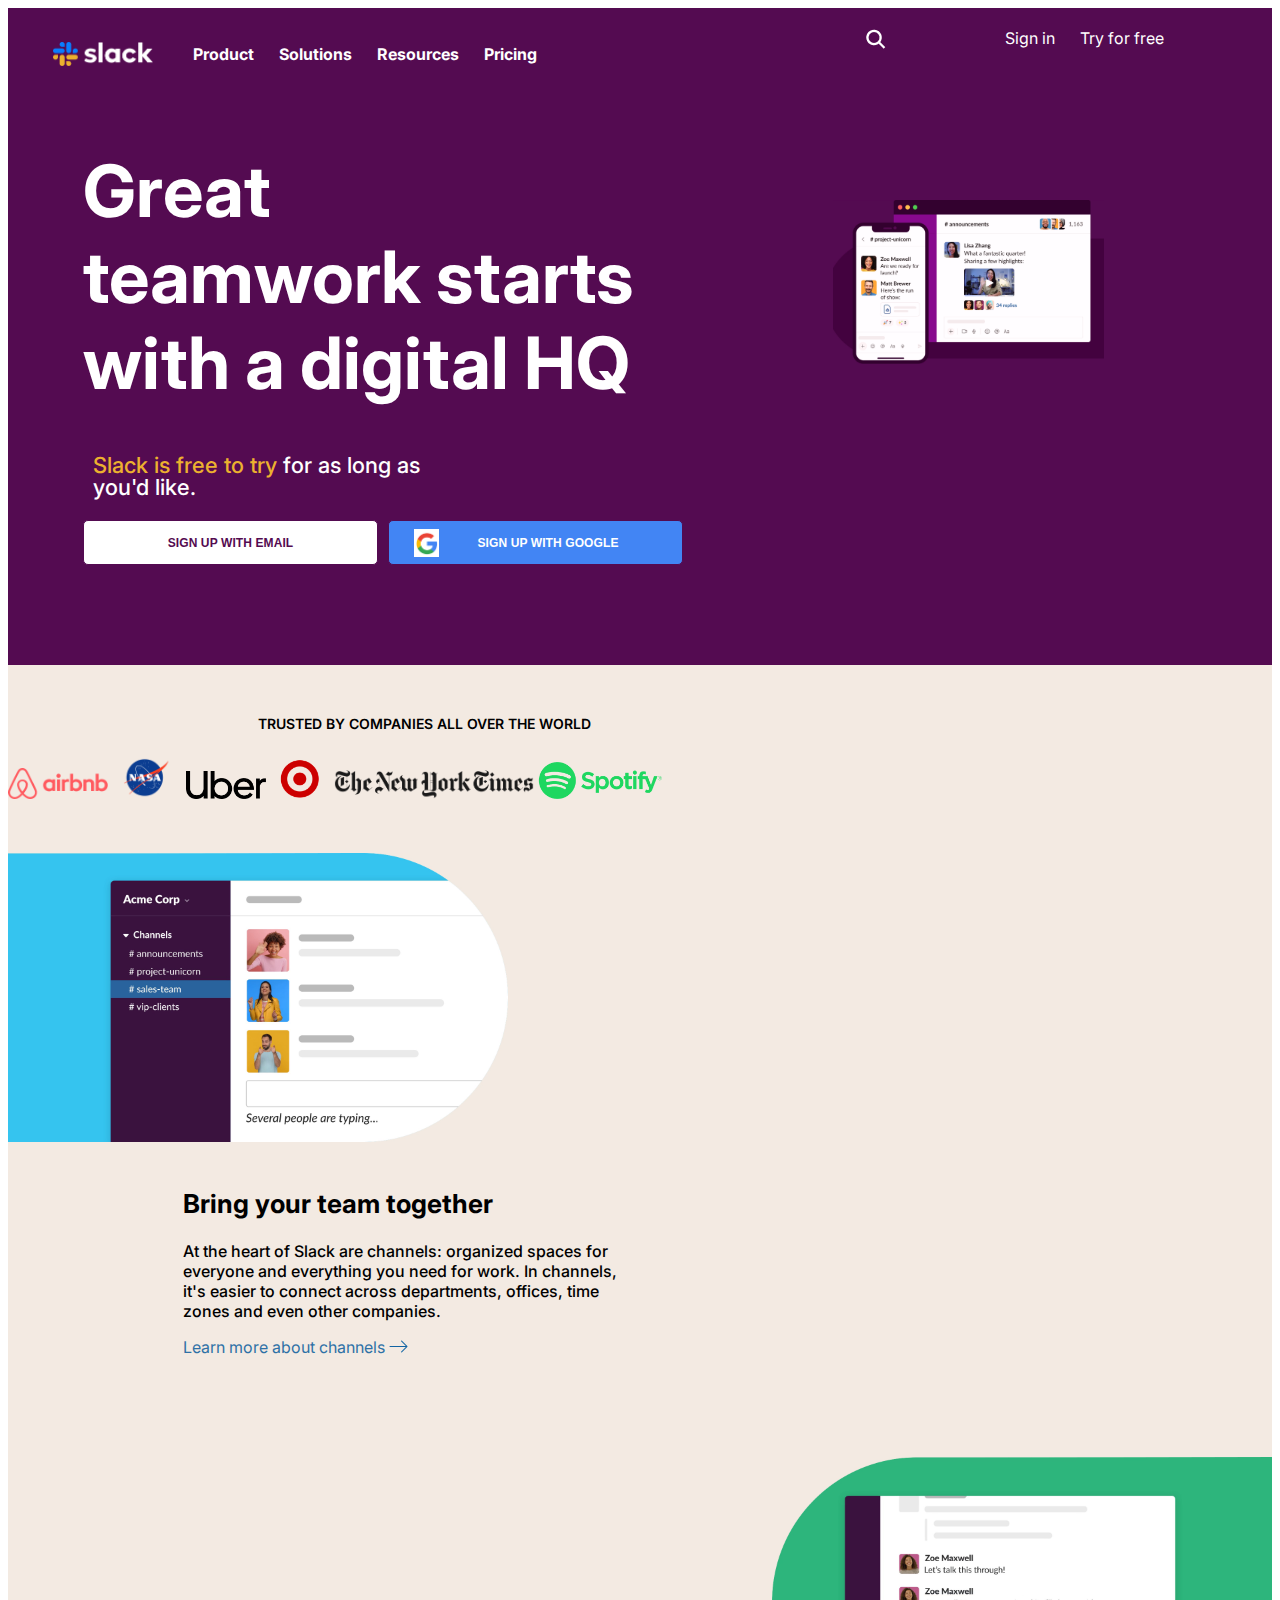
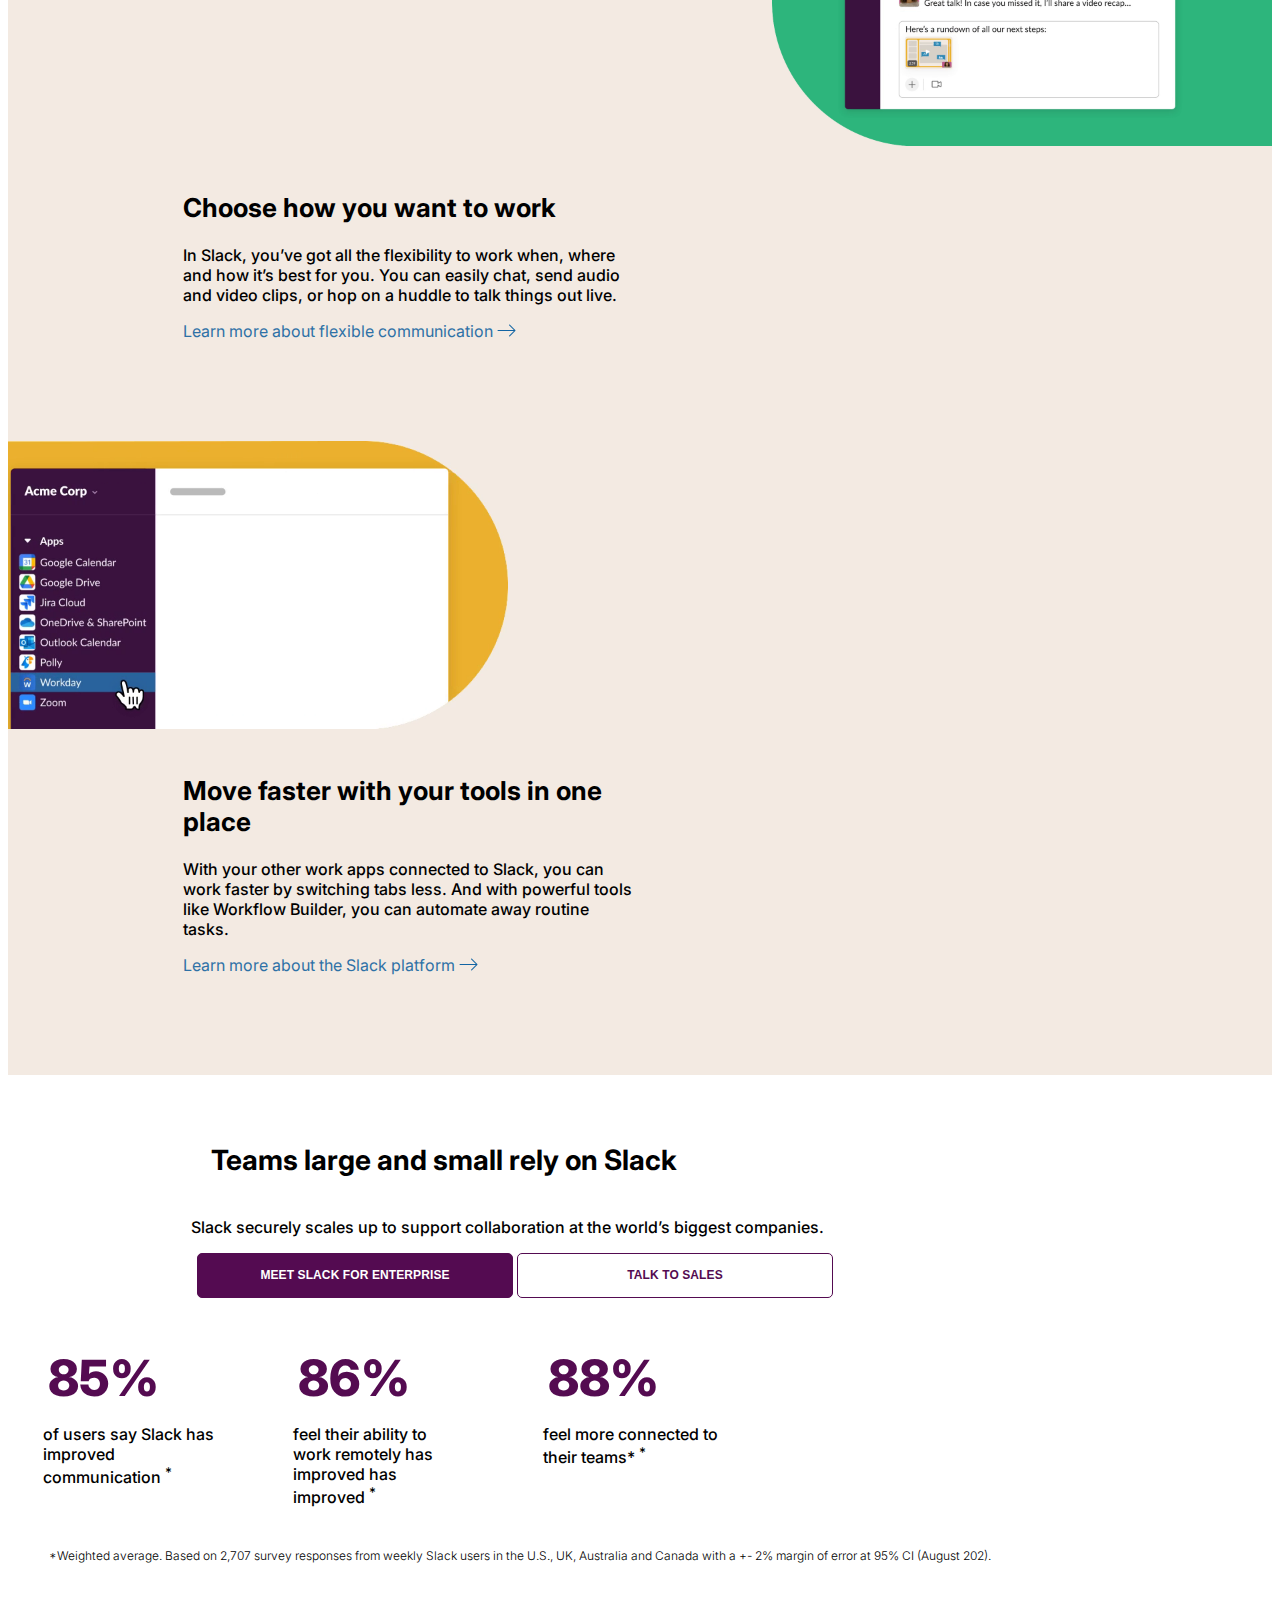
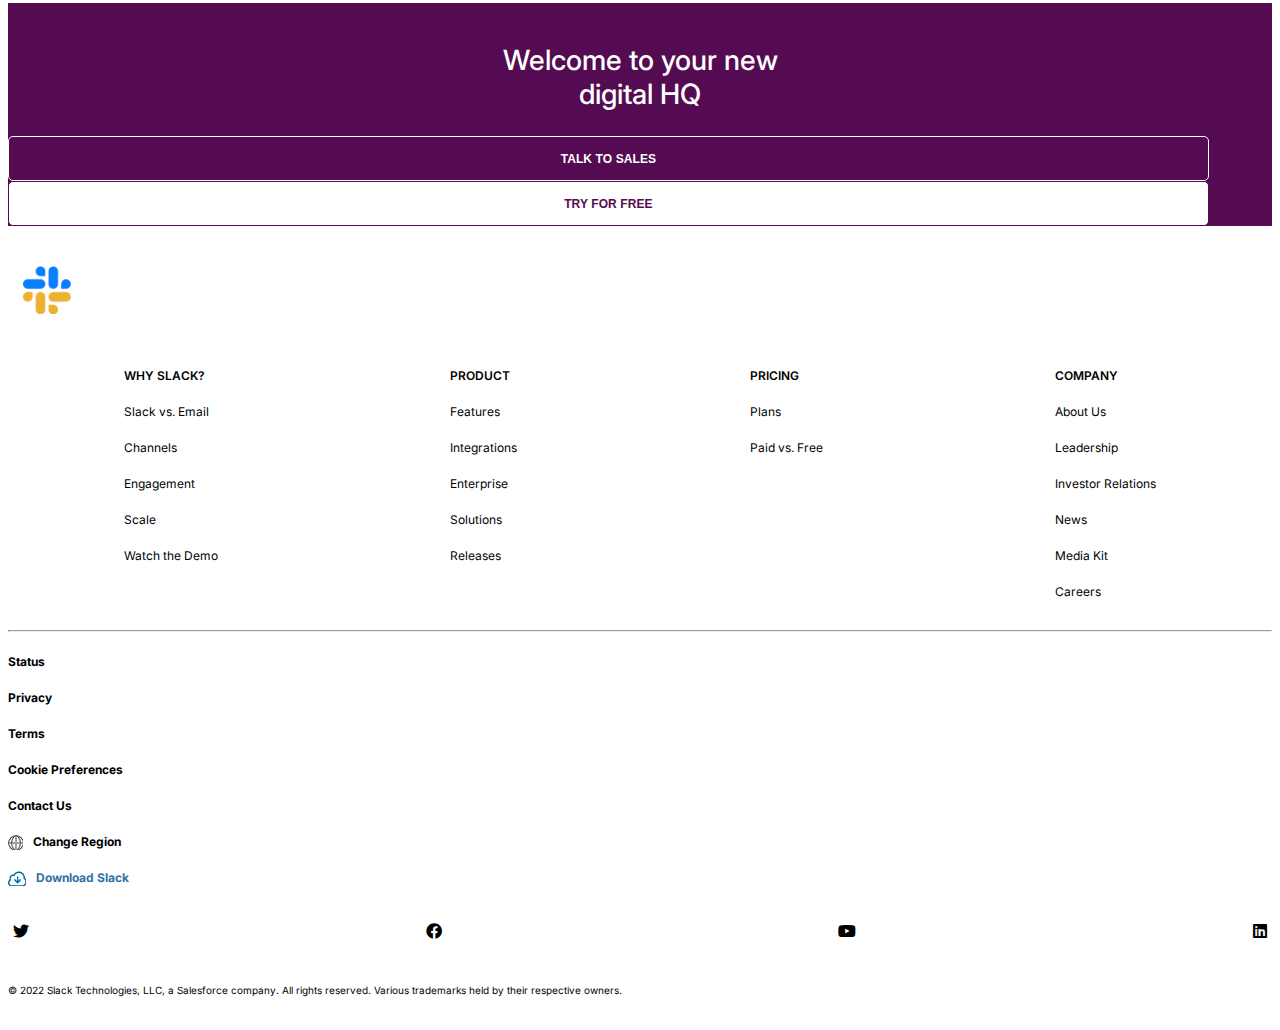
<file: index.html>
<!DOCTYPE html>
<html lang="en">
  <head>
    <meta charset="UTF-8" />
    <meta name="viewport" content="width=device-width, initial-scale=1.0" />
    <meta http-equiv="X-UA-Compatible" content="ie=edge" />
    <link href="https://fonts.googleapis.com/css2?family=Inter:wght@300;400;500;600;700;800;900&display=swap" rel="stylesheet" />

    <!-- link the Font Awesome stylesheet - CDN -->
    <link href="https://use.fontawesome.com/releases/v5.0.1/css/all.css" rel="stylesheet" />

    <!-- link your styles -->
    <link rel="stylesheet" href="./stylesheets/style.css" />

    <link rel="icon" type="image/x-icon" href="./images/slack-icon.png" />
    <title>Slack is your digital HQ | Slack</title>
  </head>

  <body>
    <section class="color-section purple-background">
      <nav class="nav-bar">
        <div class="nav-bar-container">
          <img src="./images/slack-logo.png" alt="Slack logo" id="slack-icon" />

          <ul class="nav-list">
            <li>
              <a href="#">Product</a>
            </li>
            <li>
              <a href="#">Solutions</a>
            </li>
            <li>
              <a href="#">Resources</a>
            </li>
            <li>
              <a href="#">Pricing</a>
            </li>
          </ul>
        </div>

        <div class="nav-icons-container">
          <button class="nav-btn">
            <img src="./images/icon-search.png" alt="Search icon" />
          </button>

          <button class="nav-btn nav-icon-menu">
            <img src="./images/icon-menu.png" alt="Menu icon" />
          </button>

          <ul class="desktop-nav-links">
            <li>
              <a href="#">Sign in</a>
            </li>
            <li>
              <a href="#">Try for free</a>
            </li>
          </ul>
        </div>
      </nav>
      <hr class="nav-hr" />
      <header class="header">
        <div class="header-container">
          <h1><span>Great</span> teamwork starts with a digital HQ</h1>

          <p><span>Slack is free to try</span> for as long as you'd like.</p>

          <div class="btn-container header-btns">
            <button class="cta-btn purple-text">Sign up with email</button>

            <button class="cta-btn google-btn">
              <img class="image-logo" src="./images/logo-google.png" alt="Google logo" />
              <span class="google-span">Sign up with Google</span>
            </button>
          </div>
        </div>

        <div class="screenshot-container">
          <img class="screenshot-image" src="./images/hero-product-ui.png" alt="Slack app screenshot" />
        </div>
      </header>
    </section>

    <main>
      <section class="main-section">
        <section class="logo-section">
          <p>Trusted by companies all over the world</p>

          <div class="company-logos-container">
            <div class="top-logos-container">
              <img src="./images/logo-airbnb.png" alt="Airbnb logo" />
              <img src="./images/logo-nasa.png" alt="NASA logo" />
              <img src="./images/logo-uber.png" alt="Uber logo" />
              <img src="./images/logo-target.png" alt="Target logo" />
            </div>
            <div class="bottom-logos-container">
              <img src="./images/logo-nyt.png" alt="New York Times logo" />
              <img src="./images/logo-spotify.png" alt="Spotify logo" />
            </div>
          </div>
        </section>

        <section class="middle-section">
          <div class="middle-section-flex">
            <div class="middle-section-img-container">
              <img src="./images/connectedness-mobile.png" alt="connectedness" />
            </div>
            <div class="middle-section-img-container-dt">
              <img src="./images/connectedness.png" alt="connectedness" />
            </div>

            <div class="middle-section-container">
              <h2>Bring your team together</h2>

              <p>
                At the heart of Slack are channels: organized spaces for everyone and everything you need for work. In channels, it's easier to connect across departments, offices,
                time zones and even other companies.
              </p>

              <a href="#">
                <span>Learn more about channels</span>
                <img src="images/icon-arrow-right.png" alt="right arrow" />
              </a>
            </div>
          </div>
        </section>

        <div class="middle-section-img-container flex-reverse-img">
          <img src="./images/flexibility-mobile.png" alt="flexibility" />
        </div>
        <div class="middle-section-img-container-dt flex-reverse-img">
          <img src="./images/flexibility.png" alt="flexibility" />
        </div>

        <section class="middle-section">
          <div class="middle-section-flex">
            <div class="middle-section-container">
              <h2>Choose how you want to work</h2>
              <p>
                In Slack, you’ve got all the flexibility to work when, where and how it’s best for you. You can easily chat, send audio and video clips, or hop on a huddle to talk
                things out live.
              </p>

              <a href="#">
                <span>Learn more about flexible communication</span>
                <img src="images/icon-arrow-right.png" alt="right arrow" />
              </a>
            </div>
          </div>
        </section>

        <section class="middle-section">
          <div class="middle-section-flex">
            <div class="middle-section-img-container">
              <img src="./images/speed-mobile.png" alt="speed" />
            </div>
            <div class="middle-section-img-container-dt">
              <img src="./images/speed.png" alt="speed" />
            </div>

            <div class="middle-section-container">
              <h2>Move faster with your tools in one place</h2>
              <p>
                With your other work apps connected to Slack, you can work faster by switching tabs less. And with powerful tools like Workflow Builder, you can automate away
                routine tasks.
              </p>

              <a href="#">
                <span>Learn more about the Slack platform</span>
                <img src="images/icon-arrow-right.png" alt="right arrow" />
              </a>
            </div>
          </div>
        </section>
      </section>

      <section class="team-section">
        <h3>Teams large and small rely on Slack</h3>
        <p>Slack securely scales up to support collaboration at the world’s biggest companies.</p>

        <div class="btn-container">
          <button class="purple-background team-btn">Meet Slack for enterprise</button>
          <button class="purple-text team-btn">Talk to sales</button>
        </div>

        <ul>
          <li>
            <p><span class="team-percentages">85%</span></p>
            <p class="team-stats">
              of users say Slack has improved communication
              <sup>*</sup>
            </p>
          </li>

          <li>
            <p><span class="team-percentages">86%</span></p>
            <p class="team-stats">
              feel their ability to work remotely has improved has improved
              <sup>*</sup>
            </p>
          </li>

          <li>
            <p><span class="team-percentages">88%</span></p>
            <p class="team-stats">
              feel more connected to their teams*
              <sup>*</sup>
            </p>
          </li>
        </ul>
        <p class="survey">
          *Weighted average. Based on 2,707 survey responses from weekly Slack users in the U.S., UK, Australia and Canada with a +- 2% margin of error at 95% CI (August 202).
        </p>
      </section>

      <section class="welcome purple-background">
        <h3>Welcome to your new digital HQ</h3>
        <div class="btn-container">
          <button class="purple-background white-border">Talk to sales</button>
          <button class="purple-text try-for-free-btn">Try for free</button>
        </div>
      </section>
    </main>
    <footer id="footer">
      <img src="./images/iso-slack.png" alt="Slack logo" />

      <div>
        <div class="footer-list-container">
          <ul class="footer-list">
            <li>WHY SLACK?</li>
            <li>Slack vs. Email</li>
            <li>Channels</li>
            <li>Engagement</li>
            <li>Scale</li>
            <li>Watch the Demo</li>
          </ul>

          <ul class="footer-list">
            <li>PRODUCT</li>
            <li>Features</li>
            <li>Integrations</li>
            <li>Enterprise</li>
            <li>Solutions</li>
            <li>Releases</li>
          </ul>

          <ul class="footer-list">
            <li>PRICING</li>
            <li>Plans</li>
            <li>Paid vs. Free</li>
          </ul>

          <ul class="footer-list">
            <li>COMPANY</li>
            <li>About Us</li>
            <li>Leadership</li>
            <li>Investor Relations</li>
            <li>News</li>
            <li>Media Kit</li>
            <li>Careers</li>
          </ul>
        </div>
      </div>

      <hr />

      <ul class="footer-terms">
        <li>Status</li>
        <li>Privacy</li>
        <li>Terms</li>
        <li>Cookie Preferences</li>
        <li>Contact Us</li>
        <li class="footer-li-img"><img src="images/icon-region.png" />Change Region</li>
        <a href="">
          <li class="footer-li-img"><img src="images/icon-download.png" />Download Slack</li>
        </a>
      </ul>

      <ul class="footer-icons">
        <li>
          <i class="fab fa-twitter"></i>
        </li>
        <li>
          <i class="fab fa-facebook"></i>
        </li>
        <li>
          <i class="fab fa-youtube"></i>
        </li>
        <li>
          <i class="fab fa-linkedin"></i>
        </li>
      </ul>

      <div class="small-copy">
        <small> &copy; 2022 Slack Technologies, LLC, a Salesforce company. All rights reserved. Various trademarks held by their respective owners. </small>
      </div>
    </footer>
  </body>
</html>
</file>
<file: stylesheets/style.css>
/*
background purple: #540B51
background ivory: #F3EAE2
button blue: #4285F4
titles black: #191817
paragraph black: #000000
paragraph yellow: #ECB12F
links blue: #2E71A6
footer links grey: #454245
*/

body {
  font-family: "Inter", sans-serif;
}

a {
  color: #2e71a6;
  text-decoration: none;
}

.color-section {
  max-width: 100%;
}

.nav-bar-container {
  display: flex;
}

.nav-list {
  display: none;
  list-style: none;
}

.desktop-nav-links {
  display: none;
  list-style: none;
}

.nav-bar {
  display: flex;
  justify-content: space-between;
  padding: 20px;
  max-width: 100%;
}

#slack-icon {
  width: 100px;
  object-fit: contain;
}

.nav-btn {
  background: transparent;
  border: none;
}

.nav-hr {
  border: 0 none;
  height: 1px;
  background-color: #6b6a6a;
  width: 100%;
}

.header-container {
  width: 400px;
  margin: 0 auto;
  max-width: 100%;
}

.header-container h1 {
  text-align: center;
  color: white;
  font-size: 36px;
  font-weight: 500;
}

.header-container > p > span {
  color: #ecb12f;
  font-weight: 500;
}

.header p {
  padding: 0 10px;
  font-weight: 300;
  font-size: 14px;
  text-align: center;
  color: white;
}

.button-container {
  display: flex;
  flex-direction: column;
  gap: 10px;
}

button.cta-btn {
  margin-bottom: 0;
}

.google-btn {
  background: #4285f4;
  display: flex;
  justify-content: center;
  align-items: center;
}

.image-logo {
  width: 25px;
  background-color: white;
  margin-right: auto;
}

.google-span {
  margin-right: auto;
  color: white;
}

.screenshot-image {
  width: 100%;
  margin-top: 25px;
}

.main-section {
  background: #f3eae2;
}

.logo-section > p {
  text-align: center;
  font-weight: 600;
  text-transform: uppercase;
  font-size: 14px;
  margin: 0 auto;
  padding-top: 50px;
  padding-bottom: 25px;
}

.top-logos-container > img {
  margin-right: 10px;
}

.top-logos-container > img[src*="airbnb"] {
  width: 100px;
}

.top-logos-container > img[src*="nasa"] {
  width: 50px;
}

.top-logos-container > img[src*="uber"] {
  width: 80px;
}

.top-logos-container > img[src*="target"] {
  width: 40px;
}

/* 2nd row of flex company logos */

.bottom-logos-container > img[src*="nyt"] {
  width: 200px;
}

.bottom-logos-container > img[src*="spotify"] {
  width: 125px;
}

.bottom-logos-container {
  margin-bottom: 50px;
}

.company-logos-container {
  display: flex;
  flex-direction: column;
  justify-content: center;
  align-items: center;
  gap: 25px;
}

.company-logos > div {
  margin-bottom: 25px;
}

/* section with colorful images */

.middle-section-img-container > img {
  width: 360px;
}

.middle-section-img-container-dt > img {
  display: none;
}

.flex-reverse-img {
  display: flex;
  flex-direction: row-reverse;
}

.middle-section-container {
  padding: 10px;
}
.middle-section-container:last-child {
  padding-bottom: 50px;
}

.middle-section p {
  font-weight: 500;
}

.middle-section h2 {
  font-size: 26px;
}

.middle-section a {
  text-decoration: none;
}

/* team section */

.team-section {
  text-align: center;
}

.team-section h3 {
  font-size: 28px;
  padding: 40px;
  width: 350px;
  margin-bottom: 0;
}

.team-section p {
  font-weight: 500;
  padding: 0 40px;
  margin-top: 0;
}

.btn-container {
  display: flex;
  flex-direction: column;
  gap: 10px;
}

.btn-container button {
  width: 95%;
  margin: 0 auto;
  border-radius: 5px;
  border: none;
  font-size: 12px;
  font-weight: 700;
  letter-spacing: 0.1px;
  text-transform: uppercase;
  height: 45px;
  text-align: center;
}

.btn-container button {
  border: 1px solid#540b51;
}

.purple-background {
  background-color: #540b51;
}

.purple-text {
  color: #540b51;
}

button[class*="purple"] {
  color: white;
}

button[class*="purple-text"] {
  color: #540b51;
  background: white;
}

button[class*="try-for-free-btn"] {
  margin-bottom: 50px;
}

button[class*="white-border"] {
  border: 1px solid white;
}

.team-section ul {
  list-style: none;
  padding-left: 0;
}

.team-section span {
  font-size: 50px;
  font-weight: 800;
  color: #540b51;
}

.team-stats {
  width: 175px;
  margin: 0 auto;
  margin-bottom: 25px;
}

p.survey {
  font-size: 12px;
  font-weight: 300;
  padding: 0 15px;
  margin-bottom: 40px;
}

/* welcome section */

.welcome h3 {
  font-weight: 500;
  font-size: 28px;
  width: 300px;
  margin: 0 auto;
  padding-bottom: 25px;
  padding-top: 40px;
  text-align: center;
  color: white;
}

/* Footer list */

img[src="./images/iso-slack.png"] {
  width: 48px;
  margin-left: 15px;
  margin-top: 40px;
}

.footer-list-container {
  display: flex;
  justify-content: space-around;
  margin-top: 40px;
}

ul.footer-list {
  list-style: none;
  font-size: 12px;
  padding-left: 0;
  margin-top: 0;
  line-height: 36px;
}

.footer-list li:first-of-type {
  font-weight: 600;
  align-self: flex-start;
}

.footer-list li:last-child {
  margin-bottom: 0;
}

ul.footer-terms {
  list-style: none;
  font-size: 12px;
  font-weight: bold;
  line-height: 36px;
  padding-left: 0;
}

ul.footer-icons {
  list-style: none;
  display: flex;
  justify-content: space-between;
  padding: 0 5px;
  margin-top: 25px;
}

div.small-copy {
  font-size: 12px;
  padding: 25px 0;
}

.small-copy {
  text-align: left;
  margin-right: 0px;
  display: inline-block;
  padding-right: 50px;
}

.footer-li-img {
  display: flex;
  justify-content: flex-start;
  gap: 10px;
  align-items: center;
}

@media (min-width: 768px) and (max-width: 1600px) {
  body {
    max-width: 100%;
  }

  .nav-hr {
    display: none;
  }

  .nav-list {
    display: flex;
    gap: 25px;
  }

  .nav-list a {
    color: white;
    font-weight: bold;
  }

  .nav-icons-container {
    position: relative;
  }

  .nav-icon-menu {
    display: none;
  }

  .nav-btn > img {
    position: absolute;
    left: -350px;
    top: 0;
  }

  .desktop-nav-links {
    display: flex;
    margin-top: 0px;
    position: absolute;
    top: 0px;
    left: -250px;
    gap: 25px;
  }

  .desktop-nav-links > li > a {
    color: white;
  }

  section.color-section {
    padding: 0 25px;
  }

  .header {
    display: flex;
    width: 80%;
  }

  .header-container {
    width: 80%;
    padding: 0 50px;
    line-height: 86px;
  }

  .header-container h1 {
    text-align: left;
    font-size: 72px;
    font-weight: bold;
    width: 600px;
  }

  .header-container > h1 > span {
    display: block;
  }

  .header-container p {
    width: 350px;
    line-height: 22px;
    font-size: 22px;
    text-align: left;
    font-weight: 500;
  }

  .screenshot-container img {
    width: 100%;
    margin-left: 100px;
    margin-top: 100px;
  }

  div.btn-container {
    margin-bottom: 100px;
  }
  .btn-container button {
    margin: 0;
  }

  .header-btns {
    display: flex !important;
    flex-direction: row !important;
    width: 100%;
  }

  .cta-btn {
    width: 450px;
    padding: 5px 25px;
    font-size: 14px;
  }

  /* main section */

  .company-logos-container {
    display: initial;
  }

  .company-logos-container div {
    display: inline-block;
  }

  .logo-section p {
    width: 50%;
    margin-left: 100px;
    margin-right: 50px;
  }

  .middle-section-img-container img {
    display: none;
  }

  .middle-section-img-container-dt img {
    display: block;
    width: 500px;
  }

  .middle-section-container {
    padding: 25px;
    width: 450px;
    margin-left: 150px;
  }

  .middle-section-container a {
    margin-bottom: 50px;
    display: inline-block;
  }

  /* Team sections */

  .team-section p {
    padding-left: 0px;
    margin-right: 225px;
  }

  .team-section h3 {
    width: 50%;
    margin-left: 80px;
  }

  .btn-container {
    display: initial;
    margin-left: 0px;
    margin-right: 250px;
  }

  button.team-btn {
    width: 25%;
    display: inline-block;
  }

  .team-section ul {
    display: flex;
    margin-top: 50px;
  }

  .team-section ul > li {
    width: 250px;
  }

  .team-section ul > li > p {
    margin-right: 0;
    text-align: left;
  }

  .team-percentages {
    padding-right: 0;
    padding-left: 40px;
  }
}
</file>
